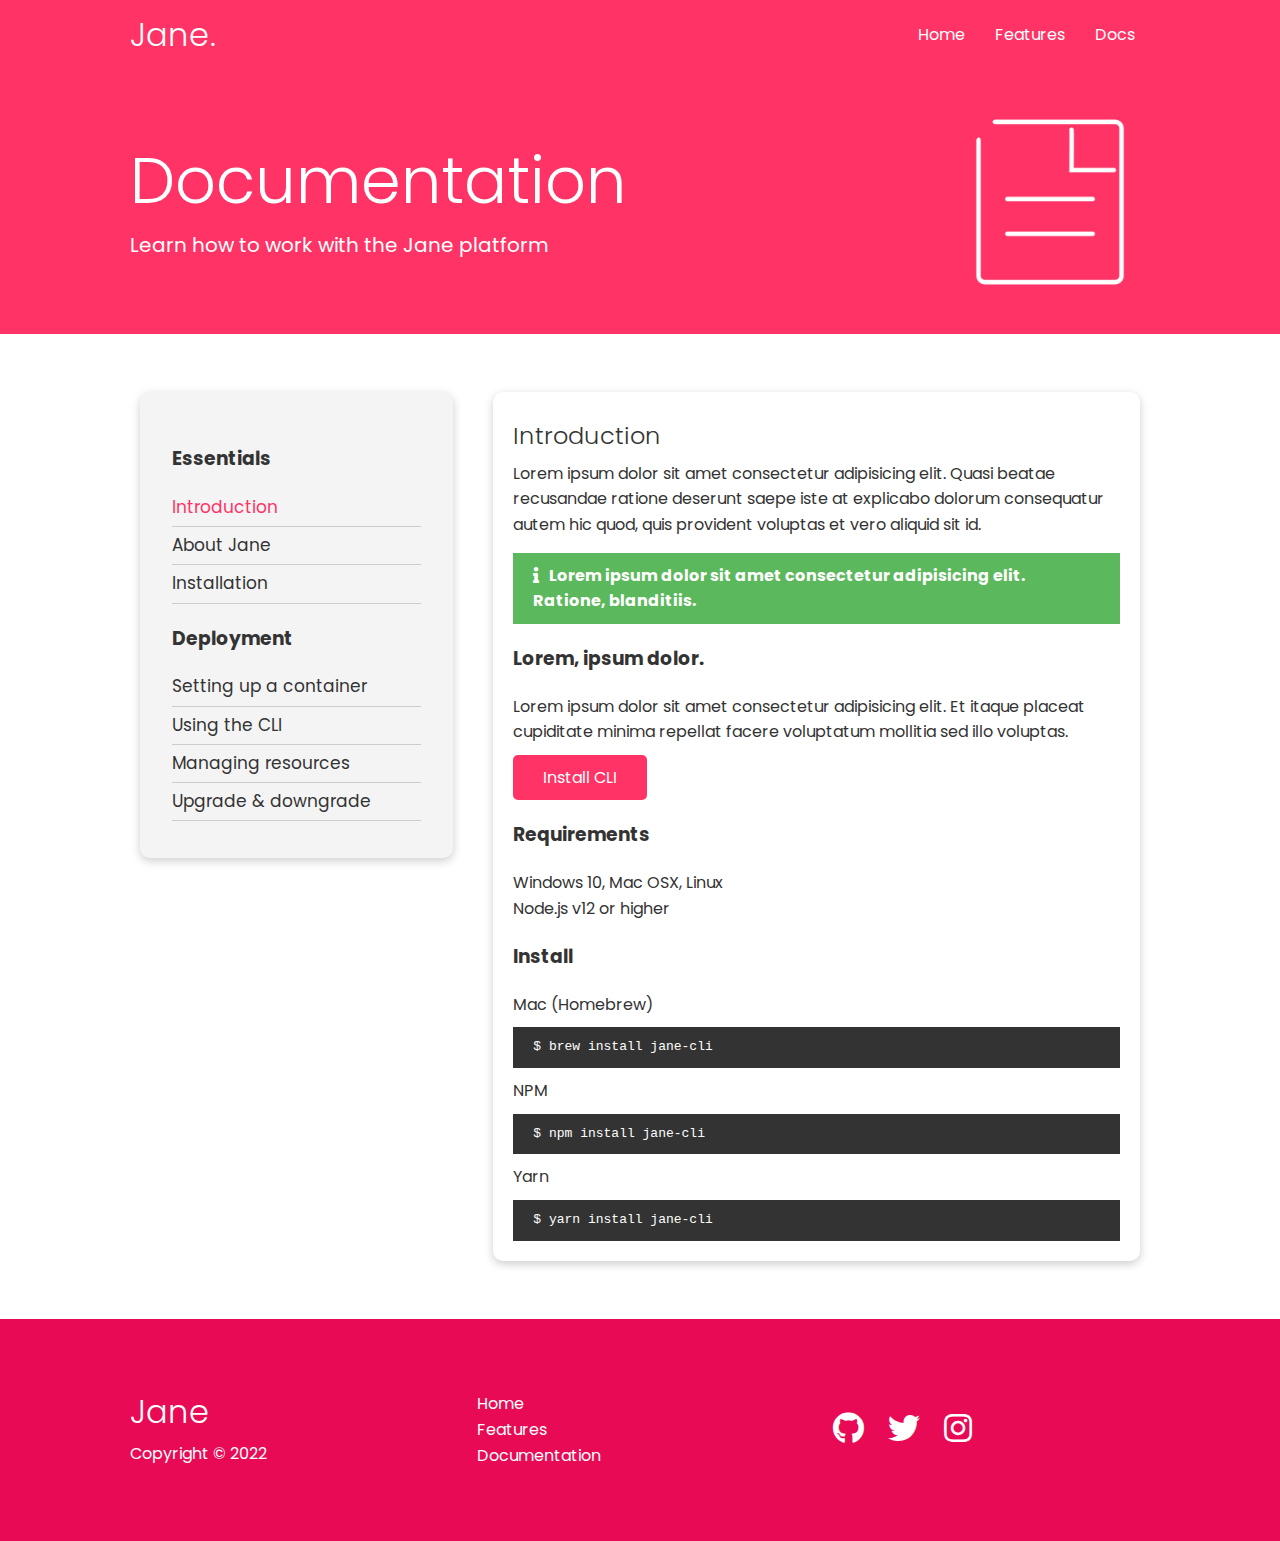
<file: docs.html>
<!DOCTYPE html>
<html lang="en">
<head>
    <meta charset="UTF-8">
    <meta http-equiv="X-UA-Compatible" content="IE=edge">
    <meta name="viewport" content="width=device-width, initial-scale=1.0">
    <link rel="stylesheet" href="https://cdnjs.cloudflare.com/ajax/libs/font-awesome/5.15.4/css/all.min.css" integrity="sha512-1ycn6IcaQQ40/MKBW2W4Rhis/DbILU74C1vSrLJxCq57o941Ym01SwNsOMqvEBFlcgUa6xLiPY/NS5R+E6ztJQ==" crossorigin="anonymous" referrerpolicy="no-referrer" />
    <link rel="stylesheet" href="css/utilities.css">
    <link rel="stylesheet" href="css/styles.css">
    <title>Jane</title>
</head>
<body>
    <!-- Nav Bar -->
    <div class="navbar">
        <div class="container flex">
            <h1 class="logo">Jane.</h1>
            <nav>
                <ul>
                    <li><a href="index.html">Home</a></li>
                    <li><a href="features.html">Features</a></li>
                    <li><a href="docs.html">Docs</a></li>
                </ul>
            </nav>
        </div>
    </div>

    <!-- Head  -->
    <section class="docs-head bg-primary py-3">
        <div class="container grid">
            <div>
                <h1 class="xl">Documentation</h1>
                <p class="lead">Learn how to work with the Jane platform</p>
            </div>
            <img src="images/docs.png" alt="">
        </div>
    </section>

    <!-- Docs Main -->
    <section class="docs-main my-4">
        <div class="container grid">
            <div class="card bg-light p-3">
                <h3 class="my-2">Essentials</h3>
                <nav>
                    <ul>
                        <li><a href="#" class="text-primary">Introduction</a></li>
                        <li><a href="#">About Jane</a></li>
                        <li><a href="#">Installation</a></li>
                    </ul>
                </nav>
                <h3 class="my-2">Deployment</h3>
                <nav>
                    <ul>
                        <li><a href="#">Setting up a container</a></li>
                        <li><a href="#">Using the CLI</a></li>
                        <li><a href="#">Managing resources</a></li>
                        <li><a href="">Upgrade & downgrade</a></li>
                    </ul>
                </nav>
            </div>
            <div class="card">
                <h2>Introduction</h2>
                <p>Lorem ipsum dolor sit amet consectetur adipisicing elit. Quasi beatae recusandae ratione deserunt saepe iste at explicabo dolorum consequatur autem hic quod, quis provident voluptas et vero aliquid sit id.</p>
                <div class="alert alert-success">
                    <i class="fas fa-info"></i>Lorem ipsum dolor sit amet consectetur adipisicing elit. Ratione, blanditiis.
                </div>
                <h3>Lorem, ipsum dolor.</h3>
                <p>Lorem ipsum dolor sit amet consectetur adipisicing elit. Et itaque placeat cupiditate minima repellat facere voluptatum mollitia sed illo voluptas.</p>
                <a href="#" class="btn btn-primary">Install CLI</a>

                <h3>Requirements</h3>
                <ul>
                    <li>Windows 10, Mac OSX, Linux</li>
                    <li>Node.js v12 or higher</li>
                </ul>

                <h3>Install</h3>
                <p>Mac (Homebrew)</p>
                <pre><code>$ brew install jane-cli</code></pre>
                <p>NPM</p>
                <pre><code>$ npm install jane-cli</code></pre>
                <p>Yarn</p>
                <pre><code>$ yarn install jane-cli</code></pre>
            </div>
        </div>
    </section>

    
    <!-- Footer -->
    <footer class="footer bg-dark py-5">
        <div class="container grid grid-3">
            <div>
                <h1>Jane</h1>
                <p>Copyright &copy; 2022</p>
            </div>
            <nav>
                <ul>
                    <li><a href="index.html">Home</a></li>
                    <li><a href="features.html">Features</a></li>
                    <li><a href="docs.html">Documentation</a></li>
                </ul>
            </nav>
            <div class="social">
                    <a href=""><i class="fab fa-github fa-2x"></i></a>
                    <a href=""><i class="fab fa-twitter fa-2x"></i></a>
                    <a href=""><i class="fab fa-instagram fa-2x"></i></a>
            </div>
        </div>
    </footer>
</body>
</html>
</file>
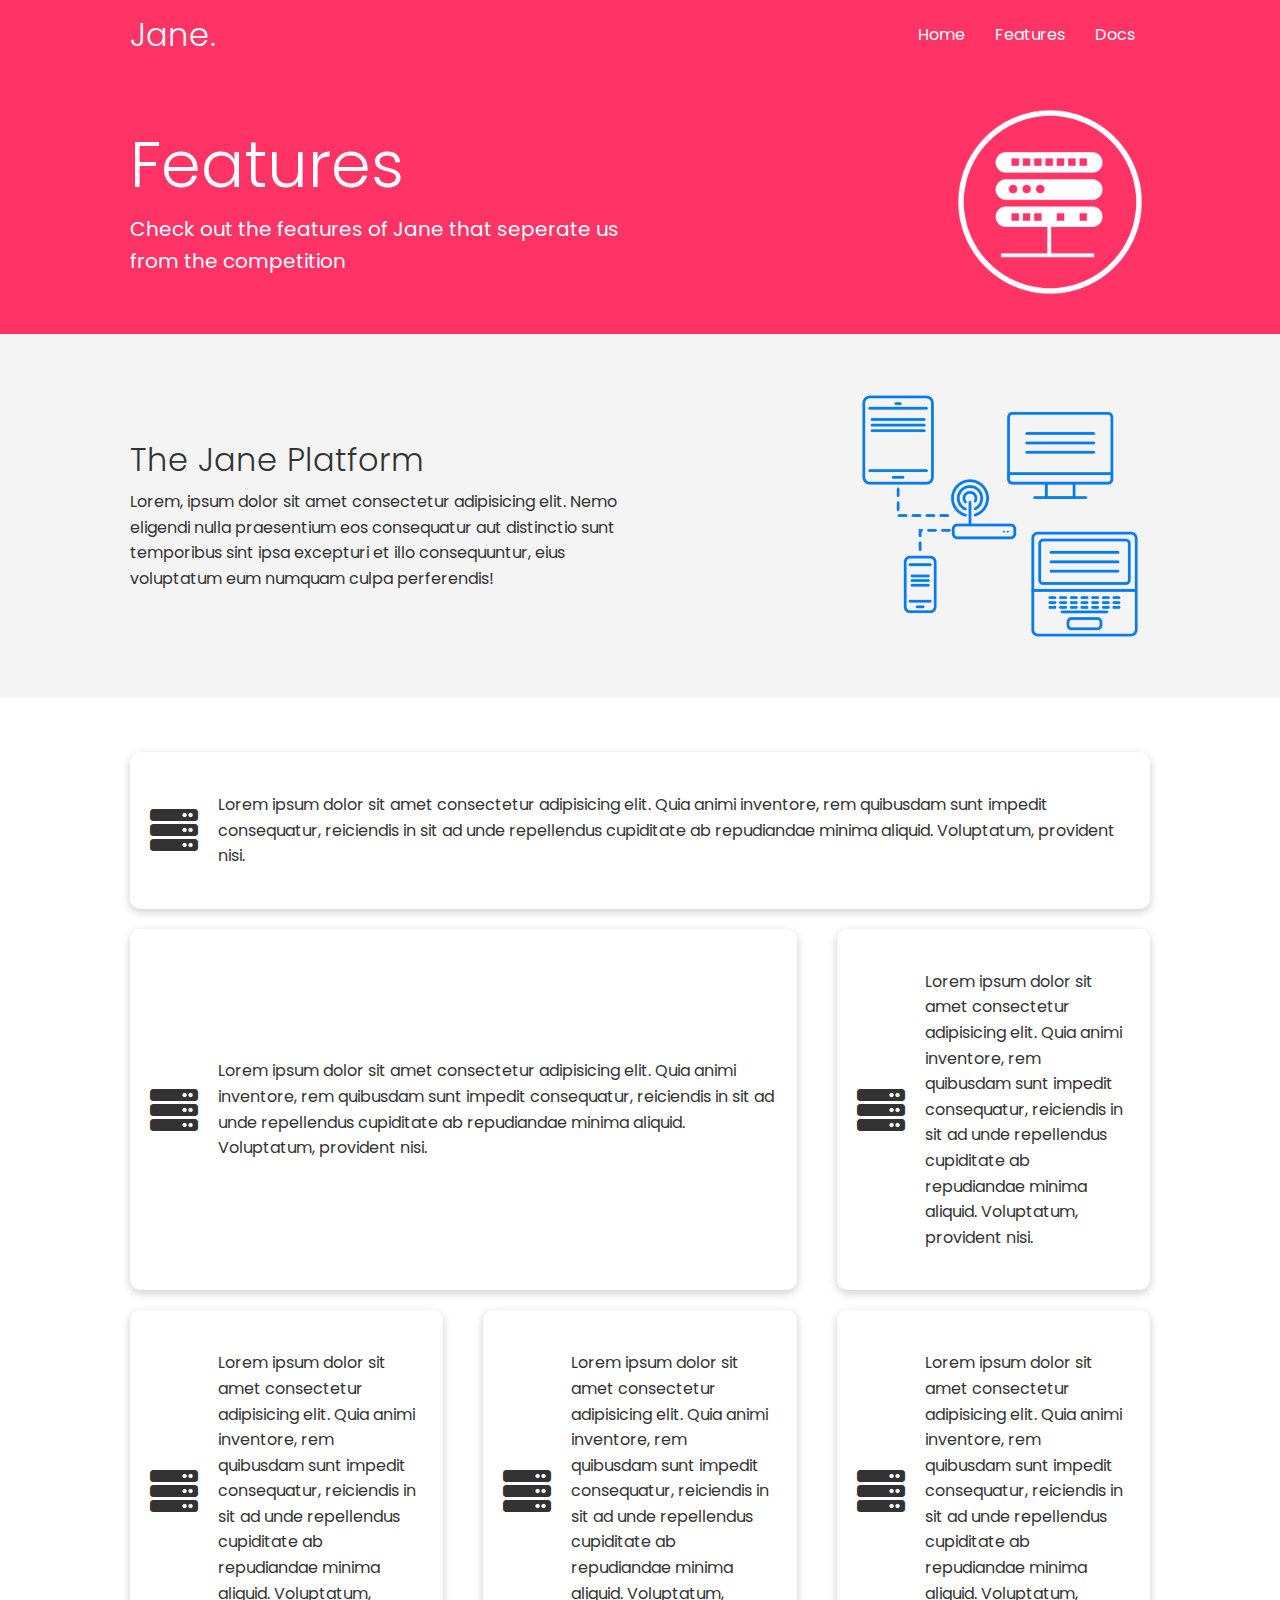
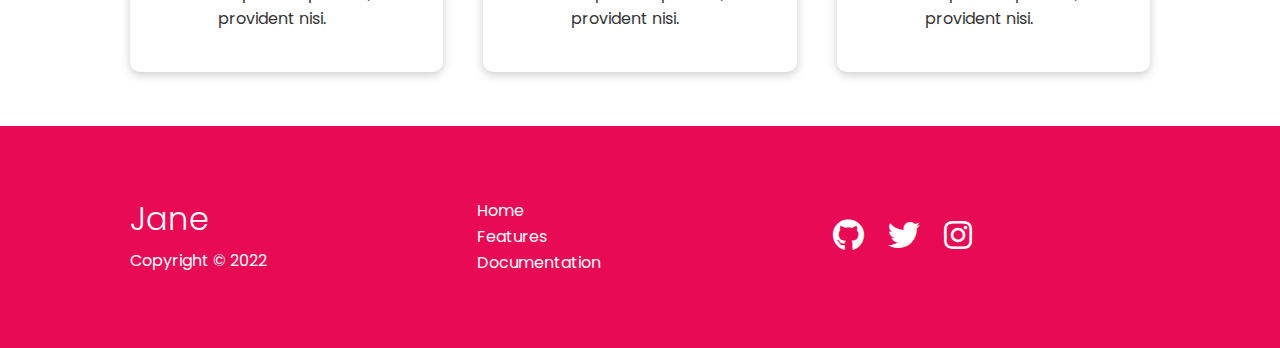
<file: features.html>
<!DOCTYPE html>
<html lang="en">
<head>
    <meta charset="UTF-8">
    <meta http-equiv="X-UA-Compatible" content="IE=edge">
    <meta name="viewport" content="width=device-width, initial-scale=1.0">
    <link rel="stylesheet" href="https://cdnjs.cloudflare.com/ajax/libs/font-awesome/5.15.4/css/all.min.css" integrity="sha512-1ycn6IcaQQ40/MKBW2W4Rhis/DbILU74C1vSrLJxCq57o941Ym01SwNsOMqvEBFlcgUa6xLiPY/NS5R+E6ztJQ==" crossorigin="anonymous" referrerpolicy="no-referrer" />
    <link rel="stylesheet" href="css/utilities.css">
    <link rel="stylesheet" href="css/styles.css">
    <title>Jane</title>
</head>
<body>
    <!-- Nav Bar -->
    <div class="navbar">
        <div class="container flex">
            <h1 class="logo">Jane.</h1>
            <nav>
                <ul>
                    <li><a href="index.html">Home</a></li>
                    <li><a href="features.html">Features</a></li>
                    <li><a href="docs.html">Docs</a></li>
                </ul>
            </nav>
        </div>
    </div>

    <!-- Head  -->
    <section class="features-head bg-primary py-3">
        <div class="container grid">
            <div>
                <h1 class="xl">Features</h1>
                <p class="lead">Check out the features of Jane that seperate us from the competition</p>
            </div>
            <img src="images/server.png" alt="">
        </div>
    </section>

    <!-- Sub-Head -->
    <section class="features-sub-head bg-light py-3">
        <div class="container grid">
            <div>
                <h1 class="md">The Jane Platform</h1>
                <p>Lorem, ipsum dolor sit amet consectetur adipisicing elit. Nemo eligendi nulla praesentium eos consequatur aut distinctio sunt temporibus sint ipsa excepturi et illo consequuntur, eius voluptatum eum numquam culpa perferendis!</p>
            </div>
            <img src="images/server2.png" alt="">
        </div>
    </section>

    <section class="features-main my-2">
        <div class="container grid grid-3">
            <div class="card flex">
                <i class="fas fa-server fa-3x"></i>
                <p>Lorem ipsum dolor sit amet consectetur adipisicing elit. Quia animi inventore, rem quibusdam sunt impedit consequatur, reiciendis in sit ad unde repellendus cupiditate ab repudiandae minima aliquid. Voluptatum, provident nisi.</p>
            </div>
            <div class="card flex">
                <i class="fas fa-server fa-3x"></i>
                <p>Lorem ipsum dolor sit amet consectetur adipisicing elit. Quia animi inventore, rem quibusdam sunt impedit consequatur, reiciendis in sit ad unde repellendus cupiditate ab repudiandae minima aliquid. Voluptatum, provident nisi.</p>
            </div>
            <div class="card flex">
                <i class="fas fa-server fa-3x"></i>
                <p>Lorem ipsum dolor sit amet consectetur adipisicing elit. Quia animi inventore, rem quibusdam sunt impedit consequatur, reiciendis in sit ad unde repellendus cupiditate ab repudiandae minima aliquid. Voluptatum, provident nisi.</p>
            </div>
            <div class="card flex">
                <i class="fas fa-server fa-3x"></i>
                <p>Lorem ipsum dolor sit amet consectetur adipisicing elit. Quia animi inventore, rem quibusdam sunt impedit consequatur, reiciendis in sit ad unde repellendus cupiditate ab repudiandae minima aliquid. Voluptatum, provident nisi.</p>
            </div>
            <div class="card flex">
                <i class="fas fa-server fa-3x"></i>
                <p>Lorem ipsum dolor sit amet consectetur adipisicing elit. Quia animi inventore, rem quibusdam sunt impedit consequatur, reiciendis in sit ad unde repellendus cupiditate ab repudiandae minima aliquid. Voluptatum, provident nisi.</p>
            </div>
            <div class="card flex">
                <i class="fas fa-server fa-3x"></i>
                <p>Lorem ipsum dolor sit amet consectetur adipisicing elit. Quia animi inventore, rem quibusdam sunt impedit consequatur, reiciendis in sit ad unde repellendus cupiditate ab repudiandae minima aliquid. Voluptatum, provident nisi.</p>
            </div>
        </div>
    </section>

    <!-- Footer -->
    <footer class="footer bg-dark py-5">
        <div class="container grid grid-3">
            <div>
                <h1>Jane</h1>
                <p>Copyright &copy; 2022</p>
            </div>
            <nav>
                <ul>
                    <li><a href="index.html">Home</a></li>
                    <li><a href="features.html">Features</a></li>
                    <li><a href="docs.html">Documentation</a></li>
                </ul>
            </nav>
            <div class="social">
                    <a href=""><i class="fab fa-github fa-2x"></i></a>
                    <a href=""><i class="fab fa-twitter fa-2x"></i></a>
                    <a href=""><i class="fab fa-instagram fa-2x"></i></a>
            </div>
        </div>
    </footer>
</body>
</html>
</file>
<file: css/utilities.css>
/* Utilities */
.container {
    max-width: 1100px;
    margin: 0 auto;
    padding: 0 40px;
    overflow: auto;
}

.card {
    background: #fff;
    color: #333;
    border-radius: 10px;
    box-shadow: 0 3px 10px rgba(0, 0, 0, 0.2);
    margin: 10px;
    padding: 20px;
}

.btn {
    display: inline-block;
    padding: 10px 30px;
    cursor: pointer;
    background: var(--primary-color);
    color: #fff;
    border: none;
    border-radius: 5px;
}

.btn-outline {
    background-color: transparent;
    border: 1px solid #fff;
}

.btn:hover {
    transform: scale(0.98);
}

/* Backgrounds & Colored buttons */
.bg-primary, .btn-primary {
    background-color: var(--primary-color);
    color: #fff;
}

.bg-secondary, .btn-secondary {
    background-color: var(--secondary-color);
    color: #fff;
}

.bg-dark, .btn-dark {
    background-color: var(--dark-color);
    color: #fff;
}

.bg-primary a, .btn-primary a,
.bg-secondary a, .btn-secondary a,
.bg-dark a, .btn-dark a {
    color: #fff;
}

.bg-light, .btn-light {
    background-color: var(--light-color);
}

/* Text Colors */
.text-primary {
    color: var(--primary-color);
}

.text-secondary {
    color: var(--secondary-color);
}

.text-dark {
    color: var(--dark-color);
}
.text-light {
    color: var(--light-color);
}

/* Text sizes */
.lead {
    font-size: 20px;
}

.sm {
    font-size: 1rem;
}

.md {
    font-size: 2rem;
}

.lg {
    font-size: 3rem;
}

.xl {
    font-size: 4rem;
}

.text-center {
    text-align: center;
}

.alert {
    background-color: var(--light-color);
    padding: 10px 20px;
    font-weight: bold;
    margin: 15px 0;
}

.alert i {
    margin-right: 10px;
}

.alert-success {
    background-color: var(--success-color);
    color: #fff;
}

.alert-error {
    background-color: var(--error-color);
}

.flex {
    display: flex;
    justify-content: center;
    align-items: center;
    height: 100%;
}

.grid {
    display: grid;
    grid-template-columns: repeat(2, 1fr);
    gap: 20px;
    justify-content: center;
    align-items: center;
    height: 100%;
}

.grid-3 {
    grid-template-columns: repeat(3, 1fr);
}

/* Margin  */
.my-1 {
    margin: 1rem 0;
}

.my-2 {
    margin: 1.5rem 0;
}

.my-3 {
    margin: 2rem 0;
}

.my-4 {
    margin: 3rem 0;
}

.my-5 {
    margin: 4rem 0;
}

.m-1 {
    margin: 1rem;
}

.m-2 {
    margin: 1.5rem;
}

.m-3 {
    margin: 2rem;
}

.m-4 {
    margin: 3rem;
}

.m-5 {
    margin: 4rem;
}

/* Padding  */
.py-1 {
    padding: 1rem 0;
}

.py-2 {
    padding: 1.5rem 0;
}

.py-3 {
    padding: 2rem 0;
}

.py-4 {
    padding: 3rem 0;
}

.py-5 {
    padding: 4rem 0;
}

.p-1 {
    padding: 1rem;
}

.p-2 {
    padding: 1.5rem;
}

.p-3 {
    padding: 2rem;
}

.p-4 {
    padding: 3rem;
}

.p-5 {
    padding: 4rem;
}
</file>
<file: css/styles.css>
@import url('https://fonts.googleapis.com/css2?family=Poppins:wght@300&display=swap');

:root {
    --primary-color: #FF3366;
    --secondary-color: #FF5E87;
    --dark-color: #e80a55;
    --light-color: #f4f4f4;
    --success-color: #5cb85c;
    --error-color: #d9534f;
}

* {
    box-sizing: border-box;
    margin: 0;
    padding: 0;
}

body {
    font-family: 'Poppins', sans-serif;
    color: #333;
    line-height: 1.6;
}

ul {
    list-style: none;
}

a{
    text-decoration: none;
    color: #333;
}

h1, h2 {
    font-weight: 300;
    line-height: 1.2;
    margin: 10px 0;
}

p {
    margin: 10px 0;
}

img {
    width: 100%;
}

pre, code {
    background-color: #333;
    color: #fff;
    padding: 10px;
}
.hidden {
    visibility: hidden;
    height: 0;
}

/* Nav Bar */
.navbar {
    /* background: linear-gradient(to right, gray, #FF3366); */
    background: var(--primary-color);
    color: #fff;
    height: 70px;
}

.navbar ul {
    display: flex;
}

.navbar a {
    color: #fff;
    margin: 0 5px;
    padding: 10px;
}

.navbar a:hover {
    border-bottom: 2px solid #fff;
}

.navbar .flex {
    justify-content: space-between;
}

/* Showcase  */
.showcase {
    height: 400px;
    background-color: var(--primary-color);
    color: #fff;
    position: relative;
}

.showcase h1 {
    font-size: 40px;
}

.showcase p {
    margin: 20px 0;
}

.showcase .grid {
    grid-template-columns: 55% 45%;
    gap: 30px;
    overflow: visible;
}

.showcase-text {
    animation: slideInFromLeft 1s ease-in;

}

.showcase-form {
    position: relative;
    top: 60px;
    height: 350px;
    width: 400px;
    padding: 40px;
    z-index: 100;
    justify-self: flex-end;
    animation: slideInFromRight 1s ease-in;
}

.showcase-form .form-control {
    margin: 30px 0;
}

.showcase-form input[type="text"],
.showcase-form input[type="email"] {
    border: 0;
    border-bottom: 1px solid #b4becb;
    width: 100%;
    padding: 3px;
    font-size: 16px;
}

.showcase-form input:focus {
    outline: none;
}

.showcase::before,
.showcase::after {
    content: 'HELLO';
    position: absolute;
    height: 100px;
    bottom: -70px;
    right: 0;
    left: 0;
    background: white;
    transform: skewY(-3deg);
    -webkit-transform: skewY(-3deg);
    -moz-transform: skewY(-3deg);
    -ms-transform: skewY(-3deg);
}

/* Stats */
.stats {
    padding-top: 100px;
    animation: slideInFromBottom 1s ease-in;
}

.stats-heading {
    max-width: 500px;
    margin: auto;
}

.stats .grid h3 {
    font-size: 35px;
}

.stats .grid p {
    font-size: 20px;
    font-weight: bold;
}

/* CLI  */
.cli .grid {
    grid-template-columns: repeat(3, 1fr);
    grid-template-rows: repeat(2, 1fr);
}

.cli .grid > *:first-child {
    grid-column: 1 / span 2;
    grid-row: 1 / span 2;
}

.cli img {
    width: 65%;
    margin: 0 auto;
}

/* Cloud */
.cloud .grid {
    grid-template-columns: 4fr 3fr;
}

/* Languages */
.languages .flex {
    flex-wrap: wrap;
}

.languages .card {
    text-align: center;
    margin: 18px 10px 40px;
    transition: transform 0.2s ease-in;
}

.languages .card h4 {
    font-size: 20px;
    margin-bottom: 10px;
}

.languages .card:hover {
    transform: translateY(-15px);
}

/* Features */
.features-head img, .docs-head img{
    width: 200px;
    justify-self: flex-end;
}

.features-sub-head img {
    width: 300px;
    justify-self: flex-end;
}


.features-main .card > i {
    margin-right: 20px;
}

.features-main .grid {
    padding: 30px;
}

.features-main .grid > *:first-child {
    grid-column: 1 / span 3;
}
.features-main .grid > *:nth-child(2) {
    grid-column: 1 / span 2;
}

/* Docs */
.docs-main h3 {
    margin: 20px 0;
}

.docs-main .grid {
    grid-template-columns: 1fr 2fr;
    align-items: flex-start;
}

.docs-main nav li {
    font-size: 17px;
    padding-bottom: 5px;
    margin-bottom: 5px;
    border-bottom: 1px solid #ccc;
}

.docs-main a:hover {
    font-weight: bold;
}

/* Footer */
.footer .social a {
    margin: 0 10px;
}

/* Animations */
@keyframes slideInFromLeft {
    0% {
        transform: translateX(-100%);
    }

    100% {
        transform: translateX(0);
    }

}

@keyframes slideInFromRight {
    0% {
        transform: translateX(100%);
    }

    100% {
        transform: translateX(0);
    }
}

@keyframes slideInFromTop {
    0% {
        transform: translateY(-100%);
    }

    100% {
        transform: translateY(0);
    }
}

@keyframes slideInFromBottom {
    0% {
        transform: translateY(100%);
    }

    100% {
        transform: translateY(0);
    }
}

/* Tablets and under */
@media (max-width: 768px) {
    .grid, .showcase .grid, .stats .grid, .cli .grid, .cloud .grid, .features-main .grid, .docs-main .grid {
        grid-template-columns: 1fr;
        grid-template-rows: 1fr;
    }

    .showcase {
        height: auto;
    }

    .showcase-text {
        text-align: center;
        margin-top: 40px;
        animation: slideInFromTop 1s ease-in;
    }

    .showcase-form {
        justify-self: center;
        animation: slideInFromBottom 1s ease-in;
    }

    .cli .grid > *:first-child {
        grid-column: 1;
        grid-row: 1;
    }

    .features-head, .features-sub-head, .docs-head {
        text-align: center;
    }

    .features-head img, .features-sub-head img, .docs-head img {
        justify-self: center;
    }

    .features-main .grid > *:first-child, .features-main .grid > *:nth-child(2) {
        grid-column: 1;
    }
}

/* Mobile */
@media (max-width: 500px) {
    .navbar {
        height: 110px;
    }

    .navbar .flex {
        flex-direction: column;
    }

    .navbar ul {
        padding: 10px;
        background-color: rgba(0, 0, 0, 0.1);
    }
}
</file>
